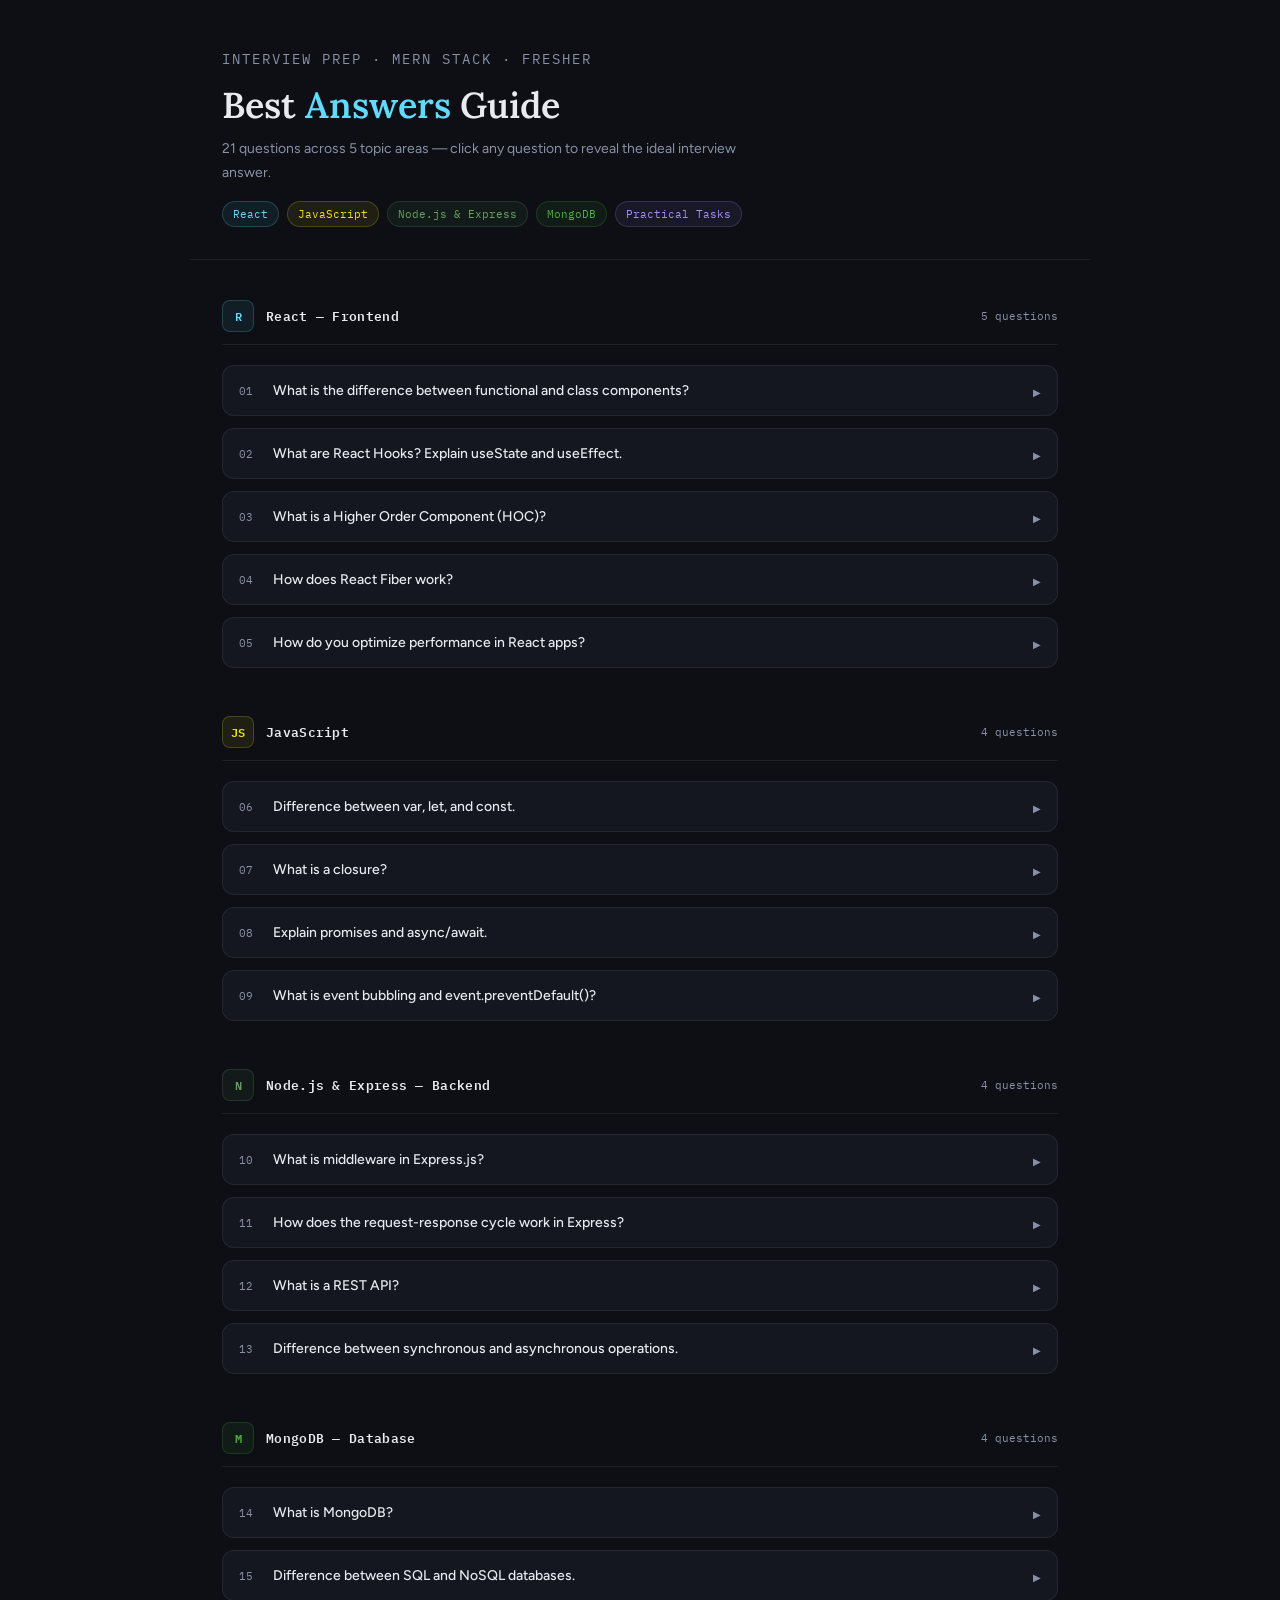
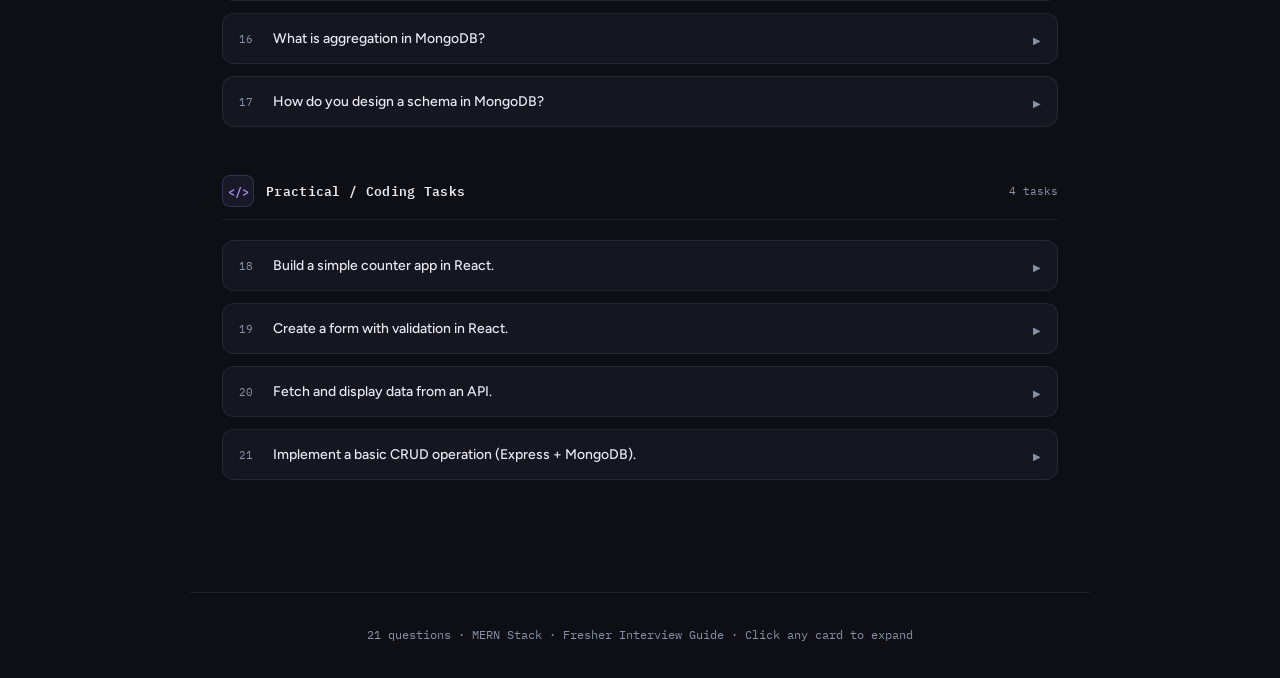
<file: index.html>
<!DOCTYPE html>
<html lang="en">
<head>
<meta charset="UTF-8">
<meta name="viewport" content="width=device-width, initial-scale=1.0">
<title>MERN Interview Answer Guide</title>
<link href="https://fonts.googleapis.com/css2?family=IBM+Plex+Mono:wght@400;600&family=Lora:wght@400;600&family=Figtree:wght@400;500;600&display=swap" rel="stylesheet">
<link rel="stylesheet" href="style.css">
</head>
<body>

<div class="header">
  <p class="header-label">Interview Prep · MERN Stack · Fresher</p>
  <h1>Best <span>Answers</span> Guide</h1>
  <p>21 questions across 5 topic areas — click any question to reveal the ideal interview answer.</p>
  <div class="badges">
    <span class="badge badge-react">React</span>
    <span class="badge badge-js">JavaScript</span>
    <span class="badge badge-node">Node.js & Express</span>
    <span class="badge badge-mongo">MongoDB</span>
    <span class="badge badge-practical">Practical Tasks</span>
  </div>
</div>

<div class="main">

  <!-- ===== REACT ===== -->
  <div class="section">
    <div class="section-heading">
      <div class="section-icon react">R</div>
      <span class="section-title">React — Frontend</span>
      <span class="section-count">5 questions</span>
    </div>

    <!-- Q1 -->
    <div class="q-card" onclick="toggle(this)">
      <div class="q-header">
        <span class="q-num">01</span>
        <span class="q-text">What is the difference between functional and class components?</span>
        <span class="q-chevron">▶</span>
      </div>
      <div class="q-body">
        <p class="answer-label">Best Answer</p>
        <p class="answer-text"><strong>Class components</strong> are ES6 classes that extend <code>React.Component</code>. They have lifecycle methods like <code>componentDidMount</code> and manage state through <code>this.state</code>. <strong>Functional components</strong> are plain JavaScript functions that return JSX. Before React 16.8, they were stateless — but with Hooks, they can now handle state and side effects too.</p>
        <p class="answer-text">Today, <strong>functional components are the preferred approach</strong> because they're simpler, easier to test, and avoid confusing <code>this</code> binding issues.</p>
        <pre><span class="cmt">// Class component</span>
<span class="kw">class</span> <span class="fn">Counter</span> <span class="kw">extends</span> React.Component {
  state = { count: <span class="num">0</span> };
  render() { <span class="kw">return</span> &lt;p&gt;{this.state.count}&lt;/p&gt;; }
}

<span class="cmt">// Functional component (modern)</span>
<span class="kw">const</span> <span class="fn">Counter</span> = () =&gt; {
  <span class="kw">const</span> [count, setCount] = useState(<span class="num">0</span>);
  <span class="kw">return</span> &lt;p&gt;{count}&lt;/p&gt;;
};</pre>
        <div class="tip-box"><strong>💡 Tip:</strong> Mention that hooks like <code>useState</code> and <code>useEffect</code> replaced most class lifecycle methods, making functional components the standard.</div>
      </div>
    </div>

    <!-- Q2 -->
    <div class="q-card" onclick="toggle(this)">
      <div class="q-header">
        <span class="q-num">02</span>
        <span class="q-text">What are React Hooks? Explain useState and useEffect.</span>
        <span class="q-chevron">▶</span>
      </div>
      <div class="q-body">
        <p class="answer-label">Best Answer</p>
        <p class="answer-text"><strong>Hooks</strong> are functions that let functional components "hook into" React features like state and lifecycle. They were introduced in React 16.8 to solve problems like complex class hierarchies and hard-to-reuse stateful logic.</p>
        <p class="answer-text"><code>useState</code> adds local state to a functional component. It returns the current value and a setter function. <code>useEffect</code> handles side effects — things like fetching data, subscriptions, or DOM manipulation — replacing lifecycle methods like <code>componentDidMount</code> and <code>componentDidUpdate</code>.</p>
        <pre><span class="kw">const</span> <span class="fn">Example</span> = () =&gt; {
  <span class="kw">const</span> [data, setData] = <span class="fn">useState</span>(<span class="kw">null</span>);

  <span class="fn">useEffect</span>(() =&gt; {
    <span class="cmt">// Runs after render. [] = run once on mount</span>
    fetch(<span class="str">'/api/data'</span>)
      .then(r =&gt; r.json())
      .then(setData);
  }, []); <span class="cmt">// dependency array</span>

  <span class="kw">return</span> &lt;div&gt;{data?.name}&lt;/div&gt;;
};</pre>
        <div class="tip-box"><strong>💡 Tip:</strong> The dependency array is key — empty <code>[]</code> = run once, <code>[value]</code> = run when value changes, no array = run every render.</div>
      </div>
    </div>

    <!-- Q3 -->
    <div class="q-card" onclick="toggle(this)">
      <div class="q-header">
        <span class="q-num">03</span>
        <span class="q-text">What is a Higher Order Component (HOC)?</span>
        <span class="q-chevron">▶</span>
      </div>
      <div class="q-body">
        <p class="answer-label">Best Answer</p>
        <p class="answer-text">A <strong>Higher Order Component</strong> is a function that takes a component and returns a new enhanced component. It's a pattern for reusing component logic — similar to higher-order functions in JavaScript.</p>
        <p class="answer-text">Common use cases: authentication checks, loading states, logging, or injecting props.</p>
        <pre><span class="kw">const</span> <span class="fn">withAuth</span> = (WrappedComponent) =&gt; {
  <span class="kw">return</span> (props) =&gt; {
    <span class="kw">if</span> (!isLoggedIn) <span class="kw">return</span> &lt;Redirect to=<span class="str">"/login"</span> /&gt;;
    <span class="kw">return</span> &lt;WrappedComponent {...props} /&gt;;
  };
};

<span class="kw">const</span> ProtectedDashboard = <span class="fn">withAuth</span>(Dashboard);</pre>
        <div class="tip-box"><strong>💡 Tip:</strong> You can mention that React Hooks (like custom hooks) are now often preferred over HOCs for reusing logic, but HOCs are still widely used in older codebases.</div>
      </div>
    </div>

    <!-- Q4 -->
    <div class="q-card" onclick="toggle(this)">
      <div class="q-header">
        <span class="q-num">04</span>
        <span class="q-text">How does React Fiber work?</span>
        <span class="q-chevron">▶</span>
      </div>
      <div class="q-body">
        <p class="answer-label">Best Answer</p>
        <p class="answer-text"><strong>React Fiber</strong> is the internal reconciliation engine introduced in React 16. The old engine processed the component tree synchronously in one pass — if it took too long, it would block the browser, causing dropped frames.</p>
        <p class="answer-text">Fiber breaks rendering into small units of work that can be <strong>paused, resumed, and prioritized</strong>. This enables features like concurrent rendering, Suspense, and time-slicing — where React can interrupt low-priority updates to handle urgent ones (like user input) first.</p>
        <div class="tip-box"><strong>💡 Tip:</strong> For a fresher, just understanding that Fiber = incremental rendering = better performance/UX is impressive enough. You don't need to know the internal linked-list structure.</div>
      </div>
    </div>

    <!-- Q5 -->
    <div class="q-card" onclick="toggle(this)">
      <div class="q-header">
        <span class="q-num">05</span>
        <span class="q-text">How do you optimize performance in React apps?</span>
        <span class="q-chevron">▶</span>
      </div>
      <div class="q-body">
        <p class="answer-label">Best Answer</p>
        <p class="answer-text">There are several key techniques:</p>
        <p class="answer-text">
          <strong>1. React.memo</strong> — prevents re-renders if props haven't changed.<br>
          <strong>2. useMemo / useCallback</strong> — memoize expensive calculations and functions.<br>
          <strong>3. Code splitting</strong> — use <code>React.lazy</code> + <code>Suspense</code> to load components only when needed.<br>
          <strong>4. Avoid anonymous functions in JSX</strong> — they recreate on every render.<br>
          <strong>5. Virtualization</strong> — use libraries like <code>react-window</code> for long lists.<br>
          <strong>6. Key prop</strong> — always use stable, unique keys in lists so React can diff efficiently.
        </p>
        <div class="tip-box"><strong>💡 Tip:</strong> Don't just list these — say "I'd first profile the app using React DevTools Profiler to identify actual bottlenecks before optimizing." This shows you think pragmatically.</div>
      </div>
    </div>
  </div>

  <!-- ===== JAVASCRIPT ===== -->
  <div class="section">
    <div class="section-heading">
      <div class="section-icon js">JS</div>
      <span class="section-title">JavaScript</span>
      <span class="section-count">4 questions</span>
    </div>

    <!-- Q6 -->
    <div class="q-card" onclick="toggle(this)">
      <div class="q-header">
        <span class="q-num">06</span>
        <span class="q-text">Difference between var, let, and const.</span>
        <span class="q-chevron">▶</span>
      </div>
      <div class="q-body">
        <p class="answer-label">Best Answer</p>
        <div class="compare-grid">
          <div class="compare-cell">
            <p class="cell-title" style="color:#ef4444;">var</p>
            <ul>
              <li>Function-scoped</li>
              <li>Hoisted and initialized to <code>undefined</code></li>
              <li>Can be re-declared</li>
              <li>Avoid in modern code</li>
            </ul>
          </div>
          <div class="compare-cell">
            <p class="cell-title" style="color:#60a5fa;">let</p>
            <ul>
              <li>Block-scoped <code>{ }</code></li>
              <li>Hoisted but NOT initialized (TDZ)</li>
              <li>Cannot be re-declared</li>
              <li>Use for mutable values</li>
            </ul>
          </div>
        </div>
        <div class="compare-cell" style="margin:10px 0;">
          <p class="cell-title" style="color:#34d399;">const</p>
          <ul>
            <li>Block-scoped like <code>let</code></li>
            <li>Must be initialized at declaration</li>
            <li>Cannot be reassigned (but object contents can change)</li>
            <li>Prefer for most declarations</li>
          </ul>
        </div>
        <div class="tip-box"><strong>💡 Tip:</strong> Good rule of thumb — use <code>const</code> by default, <code>let</code> when you need to reassign, and never use <code>var</code>.</div>
      </div>
    </div>

    <!-- Q7 -->
    <div class="q-card" onclick="toggle(this)">
      <div class="q-header">
        <span class="q-num">07</span>
        <span class="q-text">What is a closure?</span>
        <span class="q-chevron">▶</span>
      </div>
      <div class="q-body">
        <p class="answer-label">Best Answer</p>
        <p class="answer-text">A <strong>closure</strong> is when an inner function retains access to variables from its outer function's scope, even after the outer function has finished executing. This is a natural result of how JavaScript's lexical scoping works.</p>
        <pre><span class="kw">function</span> <span class="fn">makeCounter</span>() {
  <span class="kw">let</span> count = <span class="num">0</span>; <span class="cmt">// outer variable</span>
  <span class="kw">return</span> <span class="kw">function</span>() {
    count++; <span class="cmt">// inner function "closes over" count</span>
    <span class="kw">return</span> count;
  };
}

<span class="kw">const</span> counter = <span class="fn">makeCounter</span>();
<span class="fn">counter</span>(); <span class="cmt">// 1</span>
<span class="fn">counter</span>(); <span class="cmt">// 2  (count persists!)</span></pre>
        <div class="tip-box"><strong>💡 Tip:</strong> Real-world uses: data privacy, memoization, event handlers, factory functions. React's <code>useState</code> internally uses closures.</div>
      </div>
    </div>

    <!-- Q8 -->
    <div class="q-card" onclick="toggle(this)">
      <div class="q-header">
        <span class="q-num">08</span>
        <span class="q-text">Explain promises and async/await.</span>
        <span class="q-chevron">▶</span>
      </div>
      <div class="q-body">
        <p class="answer-label">Best Answer</p>
        <p class="answer-text">A <strong>Promise</strong> is an object representing the eventual result of an async operation. It has three states: <strong>pending</strong>, <strong>fulfilled</strong>, or <strong>rejected</strong>. We chain <code>.then()</code> for success and <code>.catch()</code> for errors.</p>
        <p class="answer-text"><strong>async/await</strong> is syntactic sugar over promises — it lets you write async code that looks synchronous, making it much easier to read and debug.</p>
        <pre><span class="cmt">// Promise way</span>
<span class="fn">fetch</span>(<span class="str">'/api/user'</span>)
  .then(res =&gt; res.<span class="fn">json</span>())
  .then(data =&gt; console.<span class="fn">log</span>(data))
  .catch(err =&gt; console.<span class="fn">error</span>(err));

<span class="cmt">// async/await way (cleaner)</span>
<span class="kw">async function</span> <span class="fn">getUser</span>() {
  <span class="kw">try</span> {
    <span class="kw">const</span> res = <span class="kw">await</span> <span class="fn">fetch</span>(<span class="str">'/api/user'</span>);
    <span class="kw">const</span> data = <span class="kw">await</span> res.<span class="fn">json</span>();
    console.<span class="fn">log</span>(data);
  } <span class="kw">catch</span> (err) {
    console.<span class="fn">error</span>(err);
  }
}</pre>
        <div class="tip-box"><strong>💡 Tip:</strong> Always wrap <code>await</code> in <code>try/catch</code> to handle rejections. For parallel requests, use <code>Promise.all()</code> — it's faster than awaiting sequentially.</div>
      </div>
    </div>

    <!-- Q9 -->
    <div class="q-card" onclick="toggle(this)">
      <div class="q-header">
        <span class="q-num">09</span>
        <span class="q-text">What is event bubbling and event.preventDefault()?</span>
        <span class="q-chevron">▶</span>
      </div>
      <div class="q-body">
        <p class="answer-label">Best Answer</p>
        <p class="answer-text"><strong>Event bubbling</strong> means when an event fires on a child element, it also "bubbles up" through all its parent elements, triggering their handlers too. For example, clicking a button inside a div will also fire the div's click handler.</p>
        <p class="answer-text">You can stop this with <code>event.stopPropagation()</code>. <code>event.preventDefault()</code> is different — it prevents the browser's default behavior (like a form submitting and reloading the page, or a link navigating away), but the event still bubbles.</p>
        <pre><span class="cmt">// Prevent form page-reload</span>
form.<span class="fn">addEventListener</span>(<span class="str">'submit'</span>, (e) =&gt; {
  e.<span class="fn">preventDefault</span>(); <span class="cmt">// stops default behavior</span>
  <span class="fn">handleSubmit</span>();
});

<span class="cmt">// Stop click from bubbling to parent</span>
button.<span class="fn">addEventListener</span>(<span class="str">'click'</span>, (e) =&gt; {
  e.<span class="fn">stopPropagation</span>(); <span class="cmt">// stops bubbling</span>
});</pre>
        <div class="tip-box"><strong>💡 Tip:</strong> They're often confused. Simple way to remember — <code>preventDefault()</code> stops the browser, <code>stopPropagation()</code> stops other JS handlers from firing.</div>
      </div>
    </div>
  </div>

  <!-- ===== NODE / EXPRESS ===== -->
  <div class="section">
    <div class="section-heading">
      <div class="section-icon node">N</div>
      <span class="section-title">Node.js & Express — Backend</span>
      <span class="section-count">4 questions</span>
    </div>

    <!-- Q10 -->
    <div class="q-card" onclick="toggle(this)">
      <div class="q-header">
        <span class="q-num">10</span>
        <span class="q-text">What is middleware in Express.js?</span>
        <span class="q-chevron">▶</span>
      </div>
      <div class="q-body">
        <p class="answer-label">Best Answer</p>
        <p class="answer-text"><strong>Middleware</strong> is a function that runs between a request arriving at the server and a response being sent. It has access to <code>req</code>, <code>res</code>, and <code>next()</code>. Calling <code>next()</code> passes control to the next middleware in the chain.</p>
        <p class="answer-text">Common uses: logging, authentication, parsing request bodies, handling errors, CORS.</p>
        <pre><span class="cmt">// Custom auth middleware</span>
<span class="kw">const</span> <span class="fn">authMiddleware</span> = (req, res, next) =&gt; {
  <span class="kw">const</span> token = req.headers.authorization;
  <span class="kw">if</span> (!token) <span class="kw">return</span> res.<span class="fn">status</span>(<span class="num">401</span>).<span class="fn">json</span>({ error: <span class="str">'Unauthorized'</span> });
  req.user = <span class="fn">verifyToken</span>(token);
  <span class="fn">next</span>(); <span class="cmt">// pass to next handler</span>
};

app.<span class="fn">get</span>(<span class="str">'/dashboard'</span>, authMiddleware, <span class="fn">dashboardHandler</span>);</pre>
        <div class="tip-box"><strong>💡 Tip:</strong> Think of middleware as an assembly line — each function can inspect, modify, or reject the request before it reaches the final route handler.</div>
      </div>
    </div>

    <!-- Q11 -->
    <div class="q-card" onclick="toggle(this)">
      <div class="q-header">
        <span class="q-num">11</span>
        <span class="q-text">How does the request-response cycle work in Express?</span>
        <span class="q-chevron">▶</span>
      </div>
      <div class="q-body">
        <p class="answer-label">Best Answer</p>
        <p class="answer-text">When a client sends an HTTP request, Express receives it and passes it through a chain of middleware functions in order. Each middleware can process the request, add data to it, or send a response back. If a middleware calls <code>next()</code>, control passes to the next one. The cycle ends when a route handler sends a response using <code>res.send()</code>, <code>res.json()</code>, or similar.</p>
        <pre>Client Request
  → Global middleware (logger, body-parser, cors)
  → Route-specific middleware (auth)
  → Route handler (business logic, DB calls)
  → Response sent to client</pre>
        <div class="tip-box"><strong>💡 Tip:</strong> If no middleware sends a response, the request "hangs." Always make sure every code path either calls <code>next()</code> or sends a response.</div>
      </div>
    </div>

    <!-- Q12 -->
    <div class="q-card" onclick="toggle(this)">
      <div class="q-header">
        <span class="q-num">12</span>
        <span class="q-text">What is a REST API?</span>
        <span class="q-chevron">▶</span>
      </div>
      <div class="q-body">
        <p class="answer-label">Best Answer</p>
        <p class="answer-text"><strong>REST (Representational State Transfer)</strong> is an architectural style for designing APIs. A REST API uses standard HTTP methods and URLs to represent and interact with resources.</p>
        <div class="compare-cell" style="margin:10px 0;">
          <ul style="list-style:none; padding:0;">
            <li style="padding:4px 0; font-size:13px; color:#c8ccd8;"><code style="color:#60a5fa;">GET</code> &nbsp;&nbsp;&nbsp; /users → fetch all users</li>
            <li style="padding:4px 0; font-size:13px; color:#c8ccd8;"><code style="color:#34d399;">POST</code> &nbsp;&nbsp; /users → create a user</li>
            <li style="padding:4px 0; font-size:13px; color:#c8ccd8;"><code style="color:#fbbf24;">PUT</code> &nbsp;&nbsp;&nbsp; /users/:id → update a user</li>
            <li style="padding:4px 0; font-size:13px; color:#c8ccd8;"><code style="color:#f87171;">DELETE</code> /users/:id → delete a user</li>
          </ul>
        </div>
        <p class="answer-text">REST APIs are <strong>stateless</strong> — each request is self-contained and doesn't depend on previous ones. The server never stores session state between requests.</p>
        <div class="tip-box"><strong>💡 Tip:</strong> Key REST principles: stateless, uniform interface, client-server separation, and resource-based URLs (nouns, not verbs — <code>/users</code> not <code>/getUsers</code>).</div>
      </div>
    </div>

    <!-- Q13 -->
    <div class="q-card" onclick="toggle(this)">
      <div class="q-header">
        <span class="q-num">13</span>
        <span class="q-text">Difference between synchronous and asynchronous operations.</span>
        <span class="q-chevron">▶</span>
      </div>
      <div class="q-body">
        <p class="answer-label">Best Answer</p>
        <p class="answer-text"><strong>Synchronous</strong> operations run one at a time, in order — each line waits for the previous to finish before executing. If one operation takes long, everything else is blocked.</p>
        <p class="answer-text"><strong>Asynchronous</strong> operations don't block execution. Node.js is single-threaded, so async is essential — operations like reading files or querying a database are handed off to the event loop, freeing the thread to handle other requests while waiting.</p>
        <pre><span class="cmt">// Sync — blocks execution</span>
<span class="kw">const</span> data = fs.<span class="fn">readFileSync</span>(<span class="str">'file.txt'</span>);

<span class="cmt">// Async — non-blocking</span>
<span class="kw">const</span> data = <span class="kw">await</span> fs.promises.<span class="fn">readFile</span>(<span class="str">'file.txt'</span>);</pre>
        <div class="tip-box"><strong>💡 Tip:</strong> In Node.js, always prefer async I/O. Sync operations in a server block the entire event loop — one slow operation can delay all users' requests.</div>
      </div>
    </div>
  </div>

  <!-- ===== MONGODB ===== -->
  <div class="section">
    <div class="section-heading">
      <div class="section-icon mongo">M</div>
      <span class="section-title">MongoDB — Database</span>
      <span class="section-count">4 questions</span>
    </div>

    <!-- Q14 -->
    <div class="q-card" onclick="toggle(this)">
      <div class="q-header">
        <span class="q-num">14</span>
        <span class="q-text">What is MongoDB?</span>
        <span class="q-chevron">▶</span>
      </div>
      <div class="q-body">
        <p class="answer-label">Best Answer</p>
        <p class="answer-text"><strong>MongoDB</strong> is a NoSQL document database that stores data as flexible JSON-like documents (BSON format) instead of rows and columns. Each document is a self-contained unit that can have nested objects and arrays.</p>
        <p class="answer-text">It's schema-flexible — documents in the same collection don't need the same structure. This makes it well-suited for applications with evolving data shapes, like user profiles, product catalogs, or real-time apps.</p>
        <pre><span class="cmt">// A MongoDB document</span>
{
  _id: ObjectId(<span class="str">"..."</span>),
  name: <span class="str">"Alice"</span>,
  email: <span class="str">"alice@example.com"</span>,
  orders: [{ item: <span class="str">"book"</span>, qty: <span class="num">2</span> }]  <span class="cmt">// nested!</span>
}</pre>
        <div class="tip-box"><strong>💡 Tip:</strong> Mention that MongoDB is part of the MERN stack because it pairs naturally with JavaScript — data is stored and queried as JSON, eliminating the object-relational mismatch.</div>
      </div>
    </div>

    <!-- Q15 -->
    <div class="q-card" onclick="toggle(this)">
      <div class="q-header">
        <span class="q-num">15</span>
        <span class="q-text">Difference between SQL and NoSQL databases.</span>
        <span class="q-chevron">▶</span>
      </div>
      <div class="q-body">
        <p class="answer-label">Best Answer</p>
        <div class="compare-grid">
          <div class="compare-cell">
            <p class="cell-title" style="color:#60a5fa;">SQL</p>
            <ul>
              <li>Tables with fixed schema</li>
              <li>Rigid structure (rows/columns)</li>
              <li>Supports JOINs across tables</li>
              <li>ACID transactions</li>
              <li>MySQL, PostgreSQL</li>
            </ul>
          </div>
          <div class="compare-cell">
            <p class="cell-title" style="color:#4db33d;">NoSQL</p>
            <ul>
              <li>Documents, key-value, graphs</li>
              <li>Flexible, schema-less</li>
              <li>Data embedded in documents</li>
              <li>Scales horizontally</li>
              <li>MongoDB, Redis, Cassandra</li>
            </ul>
          </div>
        </div>
        <div class="tip-box"><strong>💡 Tip:</strong> Neither is "better" — SQL is great for relational data with complex queries; NoSQL shines for flexible, high-volume, rapidly evolving data. Show you understand the trade-offs.</div>
      </div>
    </div>

    <!-- Q16 -->
    <div class="q-card" onclick="toggle(this)">
      <div class="q-header">
        <span class="q-num">16</span>
        <span class="q-text">What is aggregation in MongoDB?</span>
        <span class="q-chevron">▶</span>
      </div>
      <div class="q-body">
        <p class="answer-label">Best Answer</p>
        <p class="answer-text"><strong>Aggregation</strong> is MongoDB's way to process and transform documents using a <strong>pipeline</strong> — a series of stages where the output of one stage becomes the input of the next. It's similar to SQL's <code>GROUP BY</code>, <code>JOIN</code>, and <code>HAVING</code> combined.</p>
        <pre><span class="cmt">// Count orders per user, only show top 5</span>
db.orders.<span class="fn">aggregate</span>([
  { $match: { status: <span class="str">"completed"</span> } },  <span class="cmt">// filter</span>
  { $group: { _id: <span class="str">"$userId"</span>, total: { $sum: <span class="num">1</span> } } }, <span class="cmt">// group</span>
  { $sort: { total: <span class="num">-1</span> } },  <span class="cmt">// sort descending</span>
  { $limit: <span class="num">5</span> }  <span class="cmt">// take top 5</span>
]);</pre>
        <div class="tip-box"><strong>💡 Tip:</strong> Common stages to know: <code>$match</code> (filter), <code>$group</code> (aggregate), <code>$project</code> (select fields), <code>$sort</code>, <code>$limit</code>, <code>$lookup</code> (join).</div>
      </div>
    </div>

    <!-- Q17 -->
    <div class="q-card" onclick="toggle(this)">
      <div class="q-header">
        <span class="q-num">17</span>
        <span class="q-text">How do you design a schema in MongoDB?</span>
        <span class="q-chevron">▶</span>
      </div>
      <div class="q-body">
        <p class="answer-label">Best Answer</p>
        <p class="answer-text">MongoDB is schema-less by nature, but in practice we define structure using <strong>Mongoose schemas</strong> in Node.js. The key design decision is <strong>embedding vs. referencing</strong>:</p>
        <p class="answer-text"><strong>Embed</strong> when data is always accessed together and the nested data is small (e.g., a user's address inside the user document). <strong>Reference</strong> (like a foreign key) when data is large, shared across documents, or updated independently (e.g., orders referencing a product by ID).</p>
        <pre><span class="cmt">// Mongoose schema with Mongoose</span>
<span class="kw">const</span> userSchema = <span class="kw">new</span> Schema({
  name: { type: String, required: <span class="kw">true</span> },
  email: { type: String, unique: <span class="kw">true</span> },
  age: { type: Number, min: <span class="num">0</span> },
  createdAt: { type: Date, default: Date.now }
});</pre>
        <div class="tip-box"><strong>💡 Tip:</strong> Design schema based on query patterns, not just data relationships. How you'll read the data should drive how you structure it.</div>
      </div>
    </div>
  </div>

  <!-- ===== PRACTICAL ===== -->
  <div class="section">
    <div class="section-heading">
      <div class="section-icon practical">&lt;/&gt;</div>
      <span class="section-title">Practical / Coding Tasks</span>
      <span class="section-count">4 tasks</span>
    </div>

    <!-- Q18 -->
    <div class="q-card" onclick="toggle(this)">
      <div class="q-header">
        <span class="q-num">18</span>
        <span class="q-text">Build a simple counter app in React.</span>
        <span class="q-chevron">▶</span>
      </div>
      <div class="q-body">
        <p class="answer-label">Clean Solution</p>
        <pre><span class="kw">import</span> { useState } <span class="kw">from</span> <span class="str">'react'</span>;

<span class="kw">export default function</span> <span class="fn">Counter</span>() {
  <span class="kw">const</span> [count, setCount] = <span class="fn">useState</span>(<span class="num">0</span>);

  <span class="kw">return</span> (
    &lt;div&gt;
      &lt;h2&gt;Count: {count}&lt;/h2&gt;
      &lt;button onClick={() =&gt; <span class="fn">setCount</span>(c =&gt; c + <span class="num">1</span>)}&gt;+&lt;/button&gt;
      &lt;button onClick={() =&gt; <span class="fn">setCount</span>(c =&gt; c - <span class="num">1</span>)}&gt;−&lt;/button&gt;
      &lt;button onClick={() =&gt; <span class="fn">setCount</span>(<span class="num">0</span>)}&gt;Reset&lt;/button&gt;
    &lt;/div&gt;
  );
}</pre>
        <div class="tip-box"><strong>💡 Tip:</strong> Use the functional updater form <code>c => c + 1</code> instead of <code>count + 1</code> — it's safer when state updates are batched (shows you understand React's async state).</div>
      </div>
    </div>

    <!-- Q19 -->
    <div class="q-card" onclick="toggle(this)">
      <div class="q-header">
        <span class="q-num">19</span>
        <span class="q-text">Create a form with validation in React.</span>
        <span class="q-chevron">▶</span>
      </div>
      <div class="q-body">
        <p class="answer-label">Clean Solution</p>
        <pre><span class="kw">function</span> <span class="fn">LoginForm</span>() {
  <span class="kw">const</span> [form, setForm] = <span class="fn">useState</span>({ email: <span class="str">''</span>, password: <span class="str">''</span> });
  <span class="kw">const</span> [errors, setErrors] = <span class="fn">useState</span>({});

  <span class="kw">const</span> <span class="fn">validate</span> = () =&gt; {
    <span class="kw">const</span> e = {};
    <span class="kw">if</span> (!form.email.includes(<span class="str">'@'</span>)) e.email = <span class="str">'Invalid email'</span>;
    <span class="kw">if</span> (form.password.length &lt; <span class="num">6</span>) e.password = <span class="str">'Min 6 characters'</span>;
    <span class="kw">return</span> e;
  };

  <span class="kw">const</span> <span class="fn">handleSubmit</span> = (e) =&gt; {
    e.<span class="fn">preventDefault</span>();
    <span class="kw">const</span> errs = <span class="fn">validate</span>();
    <span class="kw">if</span> (Object.<span class="fn">keys</span>(errs).length) { <span class="fn">setErrors</span>(errs); <span class="kw">return</span>; }
    console.<span class="fn">log</span>(<span class="str">'Submitted'</span>, form);
  };

  <span class="kw">return</span> (
    &lt;form onSubmit={handleSubmit}&gt;
      &lt;input value={form.email}
        onChange={e =&gt; <span class="fn">setForm</span>({...form, email: e.target.value})} /&gt;
      {errors.email &amp;&amp; &lt;p&gt;{errors.email}&lt;/p&gt;}
      &lt;button type=<span class="str">"submit"</span>&gt;Login&lt;/button&gt;
    &lt;/form&gt;
  );
}</pre>
        <div class="tip-box"><strong>💡 Tip:</strong> For production, mention libraries like <strong>React Hook Form</strong> or <strong>Formik</strong> with <strong>Yup</strong> for complex validation — shows real-world awareness.</div>
      </div>
    </div>

    <!-- Q20 -->
    <div class="q-card" onclick="toggle(this)">
      <div class="q-header">
        <span class="q-num">20</span>
        <span class="q-text">Fetch and display data from an API.</span>
        <span class="q-chevron">▶</span>
      </div>
      <div class="q-body">
        <p class="answer-label">Clean Solution</p>
        <pre><span class="kw">function</span> <span class="fn">UserList</span>() {
  <span class="kw">const</span> [users, setUsers] = <span class="fn">useState</span>([]);
  <span class="kw">const</span> [loading, setLoading] = <span class="fn">useState</span>(<span class="kw">true</span>);
  <span class="kw">const</span> [error, setError] = <span class="fn">useState</span>(<span class="kw">null</span>);

  <span class="fn">useEffect</span>(() =&gt; {
    <span class="fn">fetch</span>(<span class="str">'https://jsonplaceholder.typicode.com/users'</span>)
      .then(r =&gt; { <span class="kw">if</span> (!r.ok) <span class="kw">throw new</span> Error(<span class="str">'Failed'</span>); <span class="kw">return</span> r.<span class="fn">json</span>(); })
      .then(setUsers)
      .catch(setError)
      .finally(() =&gt; <span class="fn">setLoading</span>(<span class="kw">false</span>));
  }, []);

  <span class="kw">if</span> (loading) <span class="kw">return</span> &lt;p&gt;Loading...&lt;/p&gt;;
  <span class="kw">if</span> (error) <span class="kw">return</span> &lt;p&gt;Error: {error.message}&lt;/p&gt;;
  <span class="kw">return</span> &lt;ul&gt;{users.map(u =&gt; &lt;li key={u.id}&gt;{u.name}&lt;/li&gt;)}&lt;/ul&gt;;
}</pre>
        <div class="tip-box"><strong>💡 Tip:</strong> Always handle all three states: loading, error, and success. Interviewers watch for this. Also add <code>!r.ok</code> check — <code>fetch</code> doesn't throw on 4xx/5xx errors.</div>
      </div>
    </div>

    <!-- Q21 -->
    <div class="q-card" onclick="toggle(this)">
      <div class="q-header">
        <span class="q-num">21</span>
        <span class="q-text">Implement a basic CRUD operation (Express + MongoDB).</span>
        <span class="q-chevron">▶</span>
      </div>
      <div class="q-body">
        <p class="answer-label">Clean Solution</p>
        <pre><span class="cmt">// Express CRUD routes for a User resource</span>
<span class="kw">const</span> router = express.<span class="fn">Router</span>();

<span class="cmt">// CREATE</span>
router.<span class="fn">post</span>(<span class="str">'/'</span>, <span class="kw">async</span> (req, res) =&gt; {
  <span class="kw">const</span> user = <span class="kw">await</span> User.<span class="fn">create</span>(req.body);
  res.<span class="fn">status</span>(<span class="num">201</span>).<span class="fn">json</span>(user);
});

<span class="cmt">// READ ALL</span>
router.<span class="fn">get</span>(<span class="str">'/'</span>, <span class="kw">async</span> (req, res) =&gt; {
  <span class="kw">const</span> users = <span class="kw">await</span> User.<span class="fn">find</span>();
  res.<span class="fn">json</span>(users);
});

<span class="cmt">// UPDATE</span>
router.<span class="fn">put</span>(<span class="str">'/:id'</span>, <span class="kw">async</span> (req, res) =&gt; {
  <span class="kw">const</span> user = <span class="kw">await</span> User.<span class="fn">findByIdAndUpdate</span>(req.params.id, req.body, { new: <span class="kw">true</span> });
  res.<span class="fn">json</span>(user);
});

<span class="cmt">// DELETE</span>
router.<span class="fn">delete</span>(<span class="str">'/:id'</span>, <span class="kw">async</span> (req, res) =&gt; {
  <span class="kw">await</span> User.<span class="fn">findByIdAndDelete</span>(req.params.id);
  res.<span class="fn">status</span>(<span class="num">204</span>).<span class="fn">send</span>();
});</pre>
        <div class="tip-box"><strong>💡 Tip:</strong> Wrap each handler in <code>try/catch</code> and return appropriate HTTP status codes: 201 for created, 204 for deleted, 404 for not found. This shows production thinking.</div>
      </div>
    </div>
  </div>

</div>

<div class="footer">
  21 questions · MERN Stack · Fresher Interview Guide · Click any card to expand
</div>

<script>
  function toggle(card) {
    card.classList.toggle('open');
  }
</script>
</body>
</html>
</file>
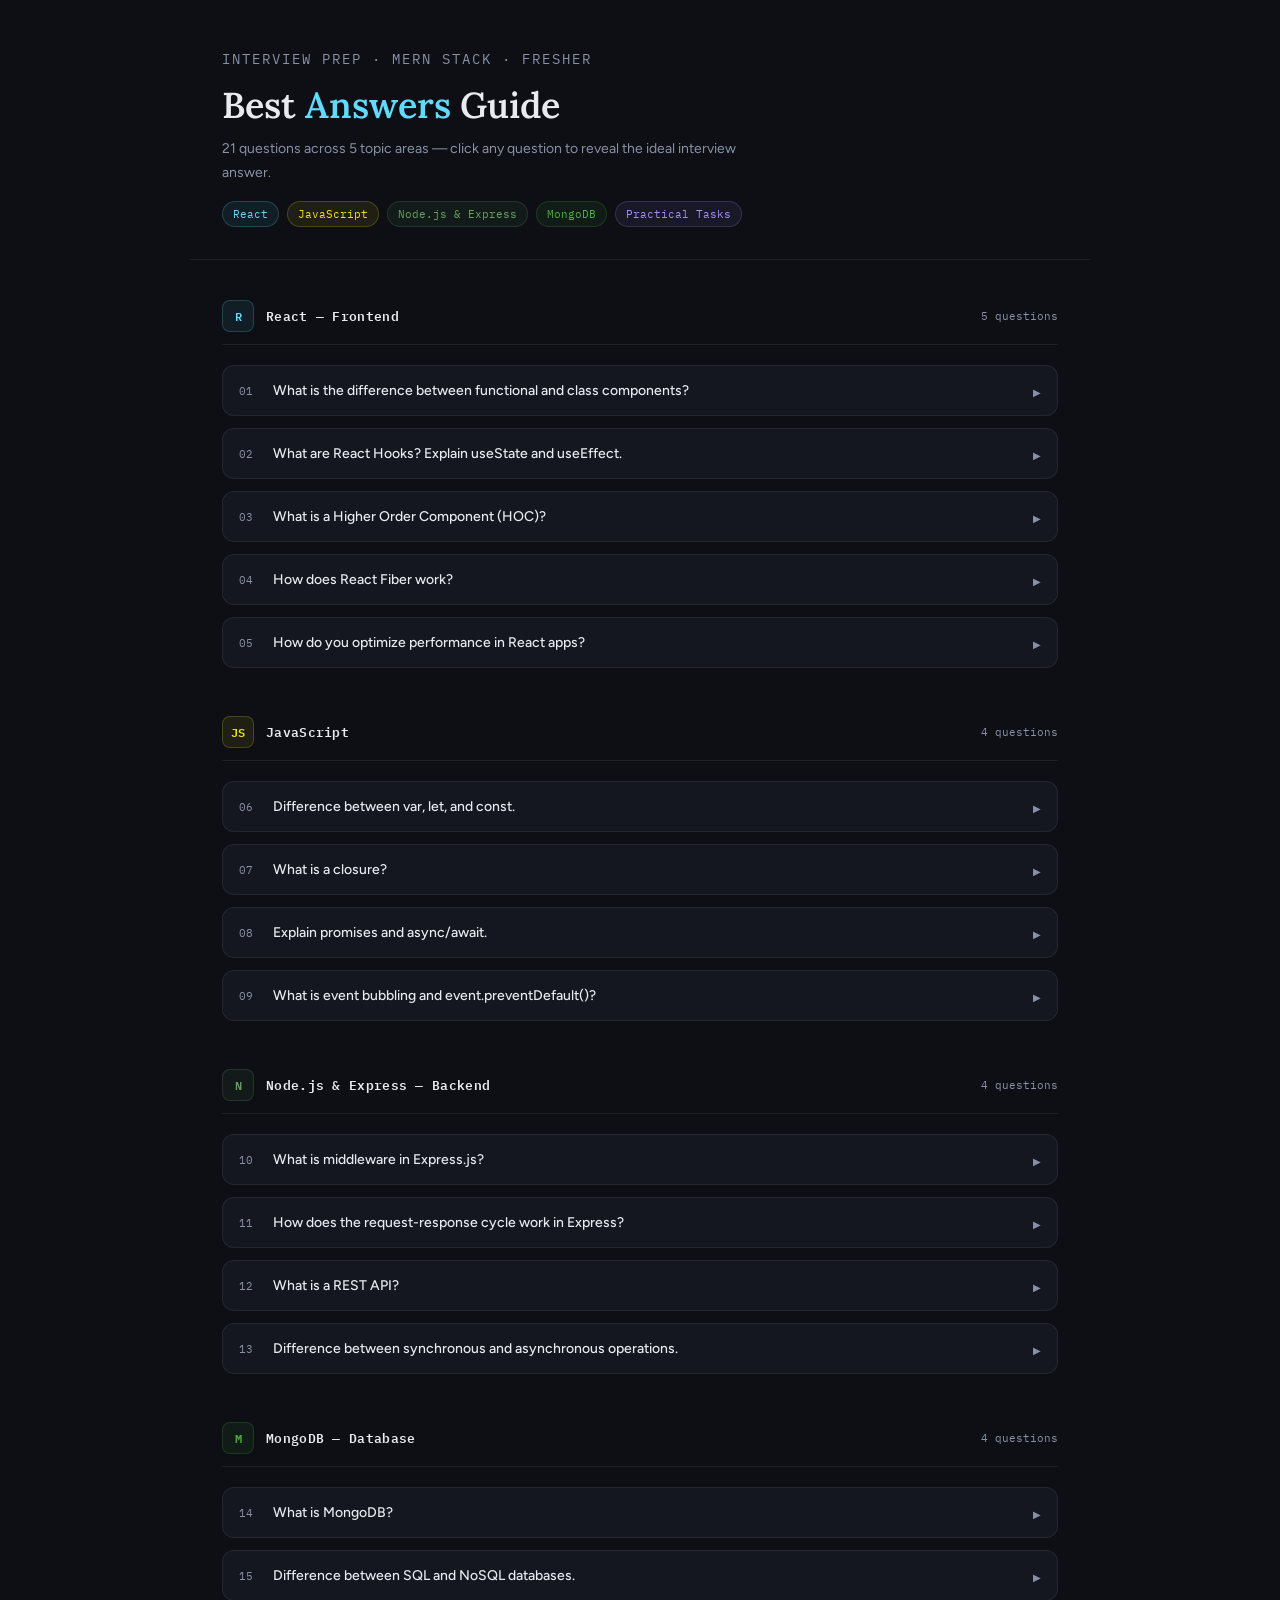
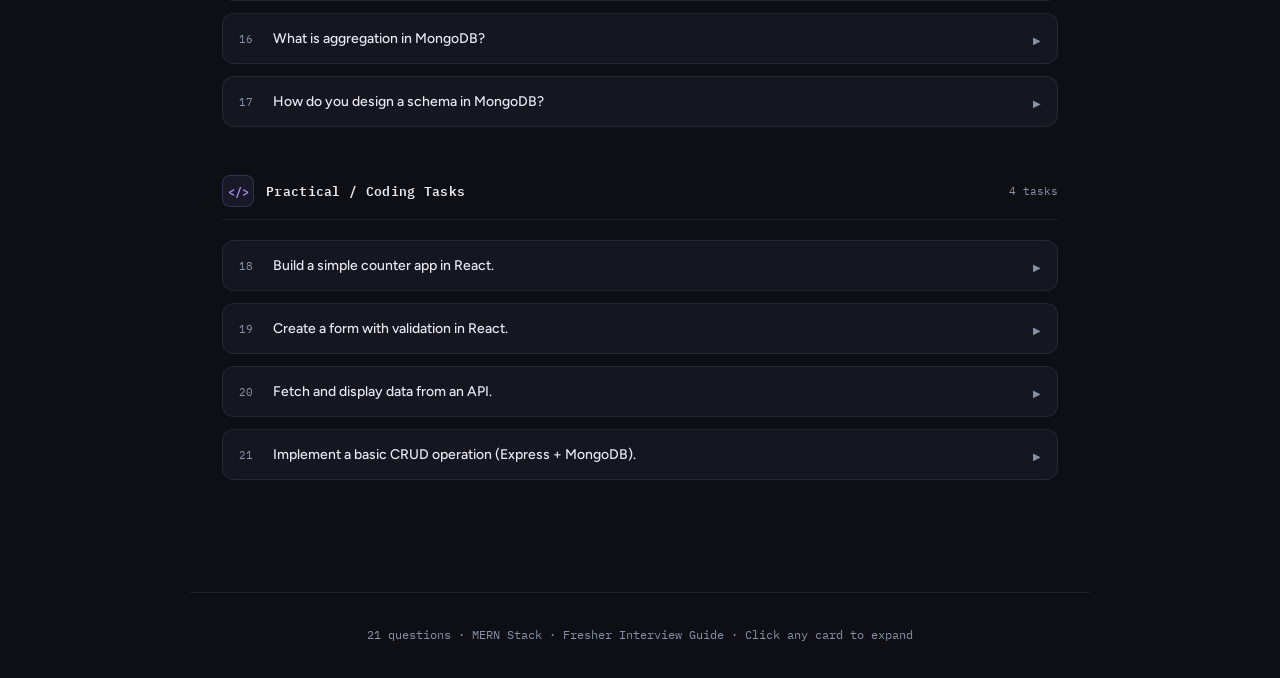
<file: interview.html>
<!DOCTYPE html>
<html lang="en">
<head>
<meta charset="UTF-8">
<meta name="viewport" content="width=device-width, initial-scale=1.0">
<title>MERN Interview Answer Guide</title>
<link href="https://fonts.googleapis.com/css2?family=IBM+Plex+Mono:wght@400;600&family=Lora:wght@400;600&family=Figtree:wght@400;500;600&display=swap" rel="stylesheet">
<link rel="stylesheet" href="style.css">
</head>
<body>

<div class="header">
  <p class="header-label">Interview Prep · MERN Stack · Fresher</p>
  <h1>Best <span>Answers</span> Guide</h1>
  <p>21 questions across 5 topic areas — click any question to reveal the ideal interview answer.</p>
  <div class="badges">
    <span class="badge badge-react">React</span>
    <span class="badge badge-js">JavaScript</span>
    <span class="badge badge-node">Node.js & Express</span>
    <span class="badge badge-mongo">MongoDB</span>
    <span class="badge badge-practical">Practical Tasks</span>
  </div>
</div>

<div class="main">

  <!-- ===== REACT ===== -->
  <div class="section">
    <div class="section-heading">
      <div class="section-icon react">R</div>
      <span class="section-title">React — Frontend</span>
      <span class="section-count">5 questions</span>
    </div>

    <!-- Q1 -->
    <div class="q-card" onclick="toggle(this)">
      <div class="q-header">
        <span class="q-num">01</span>
        <span class="q-text">What is the difference between functional and class components?</span>
        <span class="q-chevron">▶</span>
      </div>
      <div class="q-body">
        <p class="answer-label">Best Answer</p>
        <p class="answer-text"><strong>Class components</strong> are ES6 classes that extend <code>React.Component</code>. They have lifecycle methods like <code>componentDidMount</code> and manage state through <code>this.state</code>. <strong>Functional components</strong> are plain JavaScript functions that return JSX. Before React 16.8, they were stateless — but with Hooks, they can now handle state and side effects too.</p>
        <p class="answer-text">Today, <strong>functional components are the preferred approach</strong> because they're simpler, easier to test, and avoid confusing <code>this</code> binding issues.</p>
        <pre><span class="cmt">// Class component</span>
<span class="kw">class</span> <span class="fn">Counter</span> <span class="kw">extends</span> React.Component {
  state = { count: <span class="num">0</span> };
  render() { <span class="kw">return</span> &lt;p&gt;{this.state.count}&lt;/p&gt;; }
}

<span class="cmt">// Functional component (modern)</span>
<span class="kw">const</span> <span class="fn">Counter</span> = () =&gt; {
  <span class="kw">const</span> [count, setCount] = useState(<span class="num">0</span>);
  <span class="kw">return</span> &lt;p&gt;{count}&lt;/p&gt;;
};</pre>
        <div class="tip-box"><strong>💡 Tip:</strong> Mention that hooks like <code>useState</code> and <code>useEffect</code> replaced most class lifecycle methods, making functional components the standard.</div>
      </div>
    </div>

    <!-- Q2 -->
    <div class="q-card" onclick="toggle(this)">
      <div class="q-header">
        <span class="q-num">02</span>
        <span class="q-text">What are React Hooks? Explain useState and useEffect.</span>
        <span class="q-chevron">▶</span>
      </div>
      <div class="q-body">
        <p class="answer-label">Best Answer</p>
        <p class="answer-text"><strong>Hooks</strong> are functions that let functional components "hook into" React features like state and lifecycle. They were introduced in React 16.8 to solve problems like complex class hierarchies and hard-to-reuse stateful logic.</p>
        <p class="answer-text"><code>useState</code> adds local state to a functional component. It returns the current value and a setter function. <code>useEffect</code> handles side effects — things like fetching data, subscriptions, or DOM manipulation — replacing lifecycle methods like <code>componentDidMount</code> and <code>componentDidUpdate</code>.</p>
        <pre><span class="kw">const</span> <span class="fn">Example</span> = () =&gt; {
  <span class="kw">const</span> [data, setData] = <span class="fn">useState</span>(<span class="kw">null</span>);

  <span class="fn">useEffect</span>(() =&gt; {
    <span class="cmt">// Runs after render. [] = run once on mount</span>
    fetch(<span class="str">'/api/data'</span>)
      .then(r =&gt; r.json())
      .then(setData);
  }, []); <span class="cmt">// dependency array</span>

  <span class="kw">return</span> &lt;div&gt;{data?.name}&lt;/div&gt;;
};</pre>
        <div class="tip-box"><strong>💡 Tip:</strong> The dependency array is key — empty <code>[]</code> = run once, <code>[value]</code> = run when value changes, no array = run every render.</div>
      </div>
    </div>

    <!-- Q3 -->
    <div class="q-card" onclick="toggle(this)">
      <div class="q-header">
        <span class="q-num">03</span>
        <span class="q-text">What is a Higher Order Component (HOC)?</span>
        <span class="q-chevron">▶</span>
      </div>
      <div class="q-body">
        <p class="answer-label">Best Answer</p>
        <p class="answer-text">A <strong>Higher Order Component</strong> is a function that takes a component and returns a new enhanced component. It's a pattern for reusing component logic — similar to higher-order functions in JavaScript.</p>
        <p class="answer-text">Common use cases: authentication checks, loading states, logging, or injecting props.</p>
        <pre><span class="kw">const</span> <span class="fn">withAuth</span> = (WrappedComponent) =&gt; {
  <span class="kw">return</span> (props) =&gt; {
    <span class="kw">if</span> (!isLoggedIn) <span class="kw">return</span> &lt;Redirect to=<span class="str">"/login"</span> /&gt;;
    <span class="kw">return</span> &lt;WrappedComponent {...props} /&gt;;
  };
};

<span class="kw">const</span> ProtectedDashboard = <span class="fn">withAuth</span>(Dashboard);</pre>
        <div class="tip-box"><strong>💡 Tip:</strong> You can mention that React Hooks (like custom hooks) are now often preferred over HOCs for reusing logic, but HOCs are still widely used in older codebases.</div>
      </div>
    </div>

    <!-- Q4 -->
    <div class="q-card" onclick="toggle(this)">
      <div class="q-header">
        <span class="q-num">04</span>
        <span class="q-text">How does React Fiber work?</span>
        <span class="q-chevron">▶</span>
      </div>
      <div class="q-body">
        <p class="answer-label">Best Answer</p>
        <p class="answer-text"><strong>React Fiber</strong> is the internal reconciliation engine introduced in React 16. The old engine processed the component tree synchronously in one pass — if it took too long, it would block the browser, causing dropped frames.</p>
        <p class="answer-text">Fiber breaks rendering into small units of work that can be <strong>paused, resumed, and prioritized</strong>. This enables features like concurrent rendering, Suspense, and time-slicing — where React can interrupt low-priority updates to handle urgent ones (like user input) first.</p>
        <div class="tip-box"><strong>💡 Tip:</strong> For a fresher, just understanding that Fiber = incremental rendering = better performance/UX is impressive enough. You don't need to know the internal linked-list structure.</div>
      </div>
    </div>

    <!-- Q5 -->
    <div class="q-card" onclick="toggle(this)">
      <div class="q-header">
        <span class="q-num">05</span>
        <span class="q-text">How do you optimize performance in React apps?</span>
        <span class="q-chevron">▶</span>
      </div>
      <div class="q-body">
        <p class="answer-label">Best Answer</p>
        <p class="answer-text">There are several key techniques:</p>
        <p class="answer-text">
          <strong>1. React.memo</strong> — prevents re-renders if props haven't changed.<br>
          <strong>2. useMemo / useCallback</strong> — memoize expensive calculations and functions.<br>
          <strong>3. Code splitting</strong> — use <code>React.lazy</code> + <code>Suspense</code> to load components only when needed.<br>
          <strong>4. Avoid anonymous functions in JSX</strong> — they recreate on every render.<br>
          <strong>5. Virtualization</strong> — use libraries like <code>react-window</code> for long lists.<br>
          <strong>6. Key prop</strong> — always use stable, unique keys in lists so React can diff efficiently.
        </p>
        <div class="tip-box"><strong>💡 Tip:</strong> Don't just list these — say "I'd first profile the app using React DevTools Profiler to identify actual bottlenecks before optimizing." This shows you think pragmatically.</div>
      </div>
    </div>
  </div>

  <!-- ===== JAVASCRIPT ===== -->
  <div class="section">
    <div class="section-heading">
      <div class="section-icon js">JS</div>
      <span class="section-title">JavaScript</span>
      <span class="section-count">4 questions</span>
    </div>

    <!-- Q6 -->
    <div class="q-card" onclick="toggle(this)">
      <div class="q-header">
        <span class="q-num">06</span>
        <span class="q-text">Difference between var, let, and const.</span>
        <span class="q-chevron">▶</span>
      </div>
      <div class="q-body">
        <p class="answer-label">Best Answer</p>
        <div class="compare-grid">
          <div class="compare-cell">
            <p class="cell-title" style="color:#ef4444;">var</p>
            <ul>
              <li>Function-scoped</li>
              <li>Hoisted and initialized to <code>undefined</code></li>
              <li>Can be re-declared</li>
              <li>Avoid in modern code</li>
            </ul>
          </div>
          <div class="compare-cell">
            <p class="cell-title" style="color:#60a5fa;">let</p>
            <ul>
              <li>Block-scoped <code>{ }</code></li>
              <li>Hoisted but NOT initialized (TDZ)</li>
              <li>Cannot be re-declared</li>
              <li>Use for mutable values</li>
            </ul>
          </div>
        </div>
        <div class="compare-cell" style="margin:10px 0;">
          <p class="cell-title" style="color:#34d399;">const</p>
          <ul>
            <li>Block-scoped like <code>let</code></li>
            <li>Must be initialized at declaration</li>
            <li>Cannot be reassigned (but object contents can change)</li>
            <li>Prefer for most declarations</li>
          </ul>
        </div>
        <div class="tip-box"><strong>💡 Tip:</strong> Good rule of thumb — use <code>const</code> by default, <code>let</code> when you need to reassign, and never use <code>var</code>.</div>
      </div>
    </div>

    <!-- Q7 -->
    <div class="q-card" onclick="toggle(this)">
      <div class="q-header">
        <span class="q-num">07</span>
        <span class="q-text">What is a closure?</span>
        <span class="q-chevron">▶</span>
      </div>
      <div class="q-body">
        <p class="answer-label">Best Answer</p>
        <p class="answer-text">A <strong>closure</strong> is when an inner function retains access to variables from its outer function's scope, even after the outer function has finished executing. This is a natural result of how JavaScript's lexical scoping works.</p>
        <pre><span class="kw">function</span> <span class="fn">makeCounter</span>() {
  <span class="kw">let</span> count = <span class="num">0</span>; <span class="cmt">// outer variable</span>
  <span class="kw">return</span> <span class="kw">function</span>() {
    count++; <span class="cmt">// inner function "closes over" count</span>
    <span class="kw">return</span> count;
  };
}

<span class="kw">const</span> counter = <span class="fn">makeCounter</span>();
<span class="fn">counter</span>(); <span class="cmt">// 1</span>
<span class="fn">counter</span>(); <span class="cmt">// 2  (count persists!)</span></pre>
        <div class="tip-box"><strong>💡 Tip:</strong> Real-world uses: data privacy, memoization, event handlers, factory functions. React's <code>useState</code> internally uses closures.</div>
      </div>
    </div>

    <!-- Q8 -->
    <div class="q-card" onclick="toggle(this)">
      <div class="q-header">
        <span class="q-num">08</span>
        <span class="q-text">Explain promises and async/await.</span>
        <span class="q-chevron">▶</span>
      </div>
      <div class="q-body">
        <p class="answer-label">Best Answer</p>
        <p class="answer-text">A <strong>Promise</strong> is an object representing the eventual result of an async operation. It has three states: <strong>pending</strong>, <strong>fulfilled</strong>, or <strong>rejected</strong>. We chain <code>.then()</code> for success and <code>.catch()</code> for errors.</p>
        <p class="answer-text"><strong>async/await</strong> is syntactic sugar over promises — it lets you write async code that looks synchronous, making it much easier to read and debug.</p>
        <pre><span class="cmt">// Promise way</span>
<span class="fn">fetch</span>(<span class="str">'/api/user'</span>)
  .then(res =&gt; res.<span class="fn">json</span>())
  .then(data =&gt; console.<span class="fn">log</span>(data))
  .catch(err =&gt; console.<span class="fn">error</span>(err));

<span class="cmt">// async/await way (cleaner)</span>
<span class="kw">async function</span> <span class="fn">getUser</span>() {
  <span class="kw">try</span> {
    <span class="kw">const</span> res = <span class="kw">await</span> <span class="fn">fetch</span>(<span class="str">'/api/user'</span>);
    <span class="kw">const</span> data = <span class="kw">await</span> res.<span class="fn">json</span>();
    console.<span class="fn">log</span>(data);
  } <span class="kw">catch</span> (err) {
    console.<span class="fn">error</span>(err);
  }
}</pre>
        <div class="tip-box"><strong>💡 Tip:</strong> Always wrap <code>await</code> in <code>try/catch</code> to handle rejections. For parallel requests, use <code>Promise.all()</code> — it's faster than awaiting sequentially.</div>
      </div>
    </div>

    <!-- Q9 -->
    <div class="q-card" onclick="toggle(this)">
      <div class="q-header">
        <span class="q-num">09</span>
        <span class="q-text">What is event bubbling and event.preventDefault()?</span>
        <span class="q-chevron">▶</span>
      </div>
      <div class="q-body">
        <p class="answer-label">Best Answer</p>
        <p class="answer-text"><strong>Event bubbling</strong> means when an event fires on a child element, it also "bubbles up" through all its parent elements, triggering their handlers too. For example, clicking a button inside a div will also fire the div's click handler.</p>
        <p class="answer-text">You can stop this with <code>event.stopPropagation()</code>. <code>event.preventDefault()</code> is different — it prevents the browser's default behavior (like a form submitting and reloading the page, or a link navigating away), but the event still bubbles.</p>
        <pre><span class="cmt">// Prevent form page-reload</span>
form.<span class="fn">addEventListener</span>(<span class="str">'submit'</span>, (e) =&gt; {
  e.<span class="fn">preventDefault</span>(); <span class="cmt">// stops default behavior</span>
  <span class="fn">handleSubmit</span>();
});

<span class="cmt">// Stop click from bubbling to parent</span>
button.<span class="fn">addEventListener</span>(<span class="str">'click'</span>, (e) =&gt; {
  e.<span class="fn">stopPropagation</span>(); <span class="cmt">// stops bubbling</span>
});</pre>
        <div class="tip-box"><strong>💡 Tip:</strong> They're often confused. Simple way to remember — <code>preventDefault()</code> stops the browser, <code>stopPropagation()</code> stops other JS handlers from firing.</div>
      </div>
    </div>
  </div>

  <!-- ===== NODE / EXPRESS ===== -->
  <div class="section">
    <div class="section-heading">
      <div class="section-icon node">N</div>
      <span class="section-title">Node.js & Express — Backend</span>
      <span class="section-count">4 questions</span>
    </div>

    <!-- Q10 -->
    <div class="q-card" onclick="toggle(this)">
      <div class="q-header">
        <span class="q-num">10</span>
        <span class="q-text">What is middleware in Express.js?</span>
        <span class="q-chevron">▶</span>
      </div>
      <div class="q-body">
        <p class="answer-label">Best Answer</p>
        <p class="answer-text"><strong>Middleware</strong> is a function that runs between a request arriving at the server and a response being sent. It has access to <code>req</code>, <code>res</code>, and <code>next()</code>. Calling <code>next()</code> passes control to the next middleware in the chain.</p>
        <p class="answer-text">Common uses: logging, authentication, parsing request bodies, handling errors, CORS.</p>
        <pre><span class="cmt">// Custom auth middleware</span>
<span class="kw">const</span> <span class="fn">authMiddleware</span> = (req, res, next) =&gt; {
  <span class="kw">const</span> token = req.headers.authorization;
  <span class="kw">if</span> (!token) <span class="kw">return</span> res.<span class="fn">status</span>(<span class="num">401</span>).<span class="fn">json</span>({ error: <span class="str">'Unauthorized'</span> });
  req.user = <span class="fn">verifyToken</span>(token);
  <span class="fn">next</span>(); <span class="cmt">// pass to next handler</span>
};

app.<span class="fn">get</span>(<span class="str">'/dashboard'</span>, authMiddleware, <span class="fn">dashboardHandler</span>);</pre>
        <div class="tip-box"><strong>💡 Tip:</strong> Think of middleware as an assembly line — each function can inspect, modify, or reject the request before it reaches the final route handler.</div>
      </div>
    </div>

    <!-- Q11 -->
    <div class="q-card" onclick="toggle(this)">
      <div class="q-header">
        <span class="q-num">11</span>
        <span class="q-text">How does the request-response cycle work in Express?</span>
        <span class="q-chevron">▶</span>
      </div>
      <div class="q-body">
        <p class="answer-label">Best Answer</p>
        <p class="answer-text">When a client sends an HTTP request, Express receives it and passes it through a chain of middleware functions in order. Each middleware can process the request, add data to it, or send a response back. If a middleware calls <code>next()</code>, control passes to the next one. The cycle ends when a route handler sends a response using <code>res.send()</code>, <code>res.json()</code>, or similar.</p>
        <pre>Client Request
  → Global middleware (logger, body-parser, cors)
  → Route-specific middleware (auth)
  → Route handler (business logic, DB calls)
  → Response sent to client</pre>
        <div class="tip-box"><strong>💡 Tip:</strong> If no middleware sends a response, the request "hangs." Always make sure every code path either calls <code>next()</code> or sends a response.</div>
      </div>
    </div>

    <!-- Q12 -->
    <div class="q-card" onclick="toggle(this)">
      <div class="q-header">
        <span class="q-num">12</span>
        <span class="q-text">What is a REST API?</span>
        <span class="q-chevron">▶</span>
      </div>
      <div class="q-body">
        <p class="answer-label">Best Answer</p>
        <p class="answer-text"><strong>REST (Representational State Transfer)</strong> is an architectural style for designing APIs. A REST API uses standard HTTP methods and URLs to represent and interact with resources.</p>
        <div class="compare-cell" style="margin:10px 0;">
          <ul style="list-style:none; padding:0;">
            <li style="padding:4px 0; font-size:13px; color:#c8ccd8;"><code style="color:#60a5fa;">GET</code> &nbsp;&nbsp;&nbsp; /users → fetch all users</li>
            <li style="padding:4px 0; font-size:13px; color:#c8ccd8;"><code style="color:#34d399;">POST</code> &nbsp;&nbsp; /users → create a user</li>
            <li style="padding:4px 0; font-size:13px; color:#c8ccd8;"><code style="color:#fbbf24;">PUT</code> &nbsp;&nbsp;&nbsp; /users/:id → update a user</li>
            <li style="padding:4px 0; font-size:13px; color:#c8ccd8;"><code style="color:#f87171;">DELETE</code> /users/:id → delete a user</li>
          </ul>
        </div>
        <p class="answer-text">REST APIs are <strong>stateless</strong> — each request is self-contained and doesn't depend on previous ones. The server never stores session state between requests.</p>
        <div class="tip-box"><strong>💡 Tip:</strong> Key REST principles: stateless, uniform interface, client-server separation, and resource-based URLs (nouns, not verbs — <code>/users</code> not <code>/getUsers</code>).</div>
      </div>
    </div>

    <!-- Q13 -->
    <div class="q-card" onclick="toggle(this)">
      <div class="q-header">
        <span class="q-num">13</span>
        <span class="q-text">Difference between synchronous and asynchronous operations.</span>
        <span class="q-chevron">▶</span>
      </div>
      <div class="q-body">
        <p class="answer-label">Best Answer</p>
        <p class="answer-text"><strong>Synchronous</strong> operations run one at a time, in order — each line waits for the previous to finish before executing. If one operation takes long, everything else is blocked.</p>
        <p class="answer-text"><strong>Asynchronous</strong> operations don't block execution. Node.js is single-threaded, so async is essential — operations like reading files or querying a database are handed off to the event loop, freeing the thread to handle other requests while waiting.</p>
        <pre><span class="cmt">// Sync — blocks execution</span>
<span class="kw">const</span> data = fs.<span class="fn">readFileSync</span>(<span class="str">'file.txt'</span>);

<span class="cmt">// Async — non-blocking</span>
<span class="kw">const</span> data = <span class="kw">await</span> fs.promises.<span class="fn">readFile</span>(<span class="str">'file.txt'</span>);</pre>
        <div class="tip-box"><strong>💡 Tip:</strong> In Node.js, always prefer async I/O. Sync operations in a server block the entire event loop — one slow operation can delay all users' requests.</div>
      </div>
    </div>
  </div>

  <!-- ===== MONGODB ===== -->
  <div class="section">
    <div class="section-heading">
      <div class="section-icon mongo">M</div>
      <span class="section-title">MongoDB — Database</span>
      <span class="section-count">4 questions</span>
    </div>

    <!-- Q14 -->
    <div class="q-card" onclick="toggle(this)">
      <div class="q-header">
        <span class="q-num">14</span>
        <span class="q-text">What is MongoDB?</span>
        <span class="q-chevron">▶</span>
      </div>
      <div class="q-body">
        <p class="answer-label">Best Answer</p>
        <p class="answer-text"><strong>MongoDB</strong> is a NoSQL document database that stores data as flexible JSON-like documents (BSON format) instead of rows and columns. Each document is a self-contained unit that can have nested objects and arrays.</p>
        <p class="answer-text">It's schema-flexible — documents in the same collection don't need the same structure. This makes it well-suited for applications with evolving data shapes, like user profiles, product catalogs, or real-time apps.</p>
        <pre><span class="cmt">// A MongoDB document</span>
{
  _id: ObjectId(<span class="str">"..."</span>),
  name: <span class="str">"Alice"</span>,
  email: <span class="str">"alice@example.com"</span>,
  orders: [{ item: <span class="str">"book"</span>, qty: <span class="num">2</span> }]  <span class="cmt">// nested!</span>
}</pre>
        <div class="tip-box"><strong>💡 Tip:</strong> Mention that MongoDB is part of the MERN stack because it pairs naturally with JavaScript — data is stored and queried as JSON, eliminating the object-relational mismatch.</div>
      </div>
    </div>

    <!-- Q15 -->
    <div class="q-card" onclick="toggle(this)">
      <div class="q-header">
        <span class="q-num">15</span>
        <span class="q-text">Difference between SQL and NoSQL databases.</span>
        <span class="q-chevron">▶</span>
      </div>
      <div class="q-body">
        <p class="answer-label">Best Answer</p>
        <div class="compare-grid">
          <div class="compare-cell">
            <p class="cell-title" style="color:#60a5fa;">SQL</p>
            <ul>
              <li>Tables with fixed schema</li>
              <li>Rigid structure (rows/columns)</li>
              <li>Supports JOINs across tables</li>
              <li>ACID transactions</li>
              <li>MySQL, PostgreSQL</li>
            </ul>
          </div>
          <div class="compare-cell">
            <p class="cell-title" style="color:#4db33d;">NoSQL</p>
            <ul>
              <li>Documents, key-value, graphs</li>
              <li>Flexible, schema-less</li>
              <li>Data embedded in documents</li>
              <li>Scales horizontally</li>
              <li>MongoDB, Redis, Cassandra</li>
            </ul>
          </div>
        </div>
        <div class="tip-box"><strong>💡 Tip:</strong> Neither is "better" — SQL is great for relational data with complex queries; NoSQL shines for flexible, high-volume, rapidly evolving data. Show you understand the trade-offs.</div>
      </div>
    </div>

    <!-- Q16 -->
    <div class="q-card" onclick="toggle(this)">
      <div class="q-header">
        <span class="q-num">16</span>
        <span class="q-text">What is aggregation in MongoDB?</span>
        <span class="q-chevron">▶</span>
      </div>
      <div class="q-body">
        <p class="answer-label">Best Answer</p>
        <p class="answer-text"><strong>Aggregation</strong> is MongoDB's way to process and transform documents using a <strong>pipeline</strong> — a series of stages where the output of one stage becomes the input of the next. It's similar to SQL's <code>GROUP BY</code>, <code>JOIN</code>, and <code>HAVING</code> combined.</p>
        <pre><span class="cmt">// Count orders per user, only show top 5</span>
db.orders.<span class="fn">aggregate</span>([
  { $match: { status: <span class="str">"completed"</span> } },  <span class="cmt">// filter</span>
  { $group: { _id: <span class="str">"$userId"</span>, total: { $sum: <span class="num">1</span> } } }, <span class="cmt">// group</span>
  { $sort: { total: <span class="num">-1</span> } },  <span class="cmt">// sort descending</span>
  { $limit: <span class="num">5</span> }  <span class="cmt">// take top 5</span>
]);</pre>
        <div class="tip-box"><strong>💡 Tip:</strong> Common stages to know: <code>$match</code> (filter), <code>$group</code> (aggregate), <code>$project</code> (select fields), <code>$sort</code>, <code>$limit</code>, <code>$lookup</code> (join).</div>
      </div>
    </div>

    <!-- Q17 -->
    <div class="q-card" onclick="toggle(this)">
      <div class="q-header">
        <span class="q-num">17</span>
        <span class="q-text">How do you design a schema in MongoDB?</span>
        <span class="q-chevron">▶</span>
      </div>
      <div class="q-body">
        <p class="answer-label">Best Answer</p>
        <p class="answer-text">MongoDB is schema-less by nature, but in practice we define structure using <strong>Mongoose schemas</strong> in Node.js. The key design decision is <strong>embedding vs. referencing</strong>:</p>
        <p class="answer-text"><strong>Embed</strong> when data is always accessed together and the nested data is small (e.g., a user's address inside the user document). <strong>Reference</strong> (like a foreign key) when data is large, shared across documents, or updated independently (e.g., orders referencing a product by ID).</p>
        <pre><span class="cmt">// Mongoose schema with Mongoose</span>
<span class="kw">const</span> userSchema = <span class="kw">new</span> Schema({
  name: { type: String, required: <span class="kw">true</span> },
  email: { type: String, unique: <span class="kw">true</span> },
  age: { type: Number, min: <span class="num">0</span> },
  createdAt: { type: Date, default: Date.now }
});</pre>
        <div class="tip-box"><strong>💡 Tip:</strong> Design schema based on query patterns, not just data relationships. How you'll read the data should drive how you structure it.</div>
      </div>
    </div>
  </div>

  <!-- ===== PRACTICAL ===== -->
  <div class="section">
    <div class="section-heading">
      <div class="section-icon practical">&lt;/&gt;</div>
      <span class="section-title">Practical / Coding Tasks</span>
      <span class="section-count">4 tasks</span>
    </div>

    <!-- Q18 -->
    <div class="q-card" onclick="toggle(this)">
      <div class="q-header">
        <span class="q-num">18</span>
        <span class="q-text">Build a simple counter app in React.</span>
        <span class="q-chevron">▶</span>
      </div>
      <div class="q-body">
        <p class="answer-label">Clean Solution</p>
        <pre><span class="kw">import</span> { useState } <span class="kw">from</span> <span class="str">'react'</span>;

<span class="kw">export default function</span> <span class="fn">Counter</span>() {
  <span class="kw">const</span> [count, setCount] = <span class="fn">useState</span>(<span class="num">0</span>);

  <span class="kw">return</span> (
    &lt;div&gt;
      &lt;h2&gt;Count: {count}&lt;/h2&gt;
      &lt;button onClick={() =&gt; <span class="fn">setCount</span>(c =&gt; c + <span class="num">1</span>)}&gt;+&lt;/button&gt;
      &lt;button onClick={() =&gt; <span class="fn">setCount</span>(c =&gt; c - <span class="num">1</span>)}&gt;−&lt;/button&gt;
      &lt;button onClick={() =&gt; <span class="fn">setCount</span>(<span class="num">0</span>)}&gt;Reset&lt;/button&gt;
    &lt;/div&gt;
  );
}</pre>
        <div class="tip-box"><strong>💡 Tip:</strong> Use the functional updater form <code>c => c + 1</code> instead of <code>count + 1</code> — it's safer when state updates are batched (shows you understand React's async state).</div>
      </div>
    </div>

    <!-- Q19 -->
    <div class="q-card" onclick="toggle(this)">
      <div class="q-header">
        <span class="q-num">19</span>
        <span class="q-text">Create a form with validation in React.</span>
        <span class="q-chevron">▶</span>
      </div>
      <div class="q-body">
        <p class="answer-label">Clean Solution</p>
        <pre><span class="kw">function</span> <span class="fn">LoginForm</span>() {
  <span class="kw">const</span> [form, setForm] = <span class="fn">useState</span>({ email: <span class="str">''</span>, password: <span class="str">''</span> });
  <span class="kw">const</span> [errors, setErrors] = <span class="fn">useState</span>({});

  <span class="kw">const</span> <span class="fn">validate</span> = () =&gt; {
    <span class="kw">const</span> e = {};
    <span class="kw">if</span> (!form.email.includes(<span class="str">'@'</span>)) e.email = <span class="str">'Invalid email'</span>;
    <span class="kw">if</span> (form.password.length &lt; <span class="num">6</span>) e.password = <span class="str">'Min 6 characters'</span>;
    <span class="kw">return</span> e;
  };

  <span class="kw">const</span> <span class="fn">handleSubmit</span> = (e) =&gt; {
    e.<span class="fn">preventDefault</span>();
    <span class="kw">const</span> errs = <span class="fn">validate</span>();
    <span class="kw">if</span> (Object.<span class="fn">keys</span>(errs).length) { <span class="fn">setErrors</span>(errs); <span class="kw">return</span>; }
    console.<span class="fn">log</span>(<span class="str">'Submitted'</span>, form);
  };

  <span class="kw">return</span> (
    &lt;form onSubmit={handleSubmit}&gt;
      &lt;input value={form.email}
        onChange={e =&gt; <span class="fn">setForm</span>({...form, email: e.target.value})} /&gt;
      {errors.email &amp;&amp; &lt;p&gt;{errors.email}&lt;/p&gt;}
      &lt;button type=<span class="str">"submit"</span>&gt;Login&lt;/button&gt;
    &lt;/form&gt;
  );
}</pre>
        <div class="tip-box"><strong>💡 Tip:</strong> For production, mention libraries like <strong>React Hook Form</strong> or <strong>Formik</strong> with <strong>Yup</strong> for complex validation — shows real-world awareness.</div>
      </div>
    </div>

    <!-- Q20 -->
    <div class="q-card" onclick="toggle(this)">
      <div class="q-header">
        <span class="q-num">20</span>
        <span class="q-text">Fetch and display data from an API.</span>
        <span class="q-chevron">▶</span>
      </div>
      <div class="q-body">
        <p class="answer-label">Clean Solution</p>
        <pre><span class="kw">function</span> <span class="fn">UserList</span>() {
  <span class="kw">const</span> [users, setUsers] = <span class="fn">useState</span>([]);
  <span class="kw">const</span> [loading, setLoading] = <span class="fn">useState</span>(<span class="kw">true</span>);
  <span class="kw">const</span> [error, setError] = <span class="fn">useState</span>(<span class="kw">null</span>);

  <span class="fn">useEffect</span>(() =&gt; {
    <span class="fn">fetch</span>(<span class="str">'https://jsonplaceholder.typicode.com/users'</span>)
      .then(r =&gt; { <span class="kw">if</span> (!r.ok) <span class="kw">throw new</span> Error(<span class="str">'Failed'</span>); <span class="kw">return</span> r.<span class="fn">json</span>(); })
      .then(setUsers)
      .catch(setError)
      .finally(() =&gt; <span class="fn">setLoading</span>(<span class="kw">false</span>));
  }, []);

  <span class="kw">if</span> (loading) <span class="kw">return</span> &lt;p&gt;Loading...&lt;/p&gt;;
  <span class="kw">if</span> (error) <span class="kw">return</span> &lt;p&gt;Error: {error.message}&lt;/p&gt;;
  <span class="kw">return</span> &lt;ul&gt;{users.map(u =&gt; &lt;li key={u.id}&gt;{u.name}&lt;/li&gt;)}&lt;/ul&gt;;
}</pre>
        <div class="tip-box"><strong>💡 Tip:</strong> Always handle all three states: loading, error, and success. Interviewers watch for this. Also add <code>!r.ok</code> check — <code>fetch</code> doesn't throw on 4xx/5xx errors.</div>
      </div>
    </div>

    <!-- Q21 -->
    <div class="q-card" onclick="toggle(this)">
      <div class="q-header">
        <span class="q-num">21</span>
        <span class="q-text">Implement a basic CRUD operation (Express + MongoDB).</span>
        <span class="q-chevron">▶</span>
      </div>
      <div class="q-body">
        <p class="answer-label">Clean Solution</p>
        <pre><span class="cmt">// Express CRUD routes for a User resource</span>
<span class="kw">const</span> router = express.<span class="fn">Router</span>();

<span class="cmt">// CREATE</span>
router.<span class="fn">post</span>(<span class="str">'/'</span>, <span class="kw">async</span> (req, res) =&gt; {
  <span class="kw">const</span> user = <span class="kw">await</span> User.<span class="fn">create</span>(req.body);
  res.<span class="fn">status</span>(<span class="num">201</span>).<span class="fn">json</span>(user);
});

<span class="cmt">// READ ALL</span>
router.<span class="fn">get</span>(<span class="str">'/'</span>, <span class="kw">async</span> (req, res) =&gt; {
  <span class="kw">const</span> users = <span class="kw">await</span> User.<span class="fn">find</span>();
  res.<span class="fn">json</span>(users);
});

<span class="cmt">// UPDATE</span>
router.<span class="fn">put</span>(<span class="str">'/:id'</span>, <span class="kw">async</span> (req, res) =&gt; {
  <span class="kw">const</span> user = <span class="kw">await</span> User.<span class="fn">findByIdAndUpdate</span>(req.params.id, req.body, { new: <span class="kw">true</span> });
  res.<span class="fn">json</span>(user);
});

<span class="cmt">// DELETE</span>
router.<span class="fn">delete</span>(<span class="str">'/:id'</span>, <span class="kw">async</span> (req, res) =&gt; {
  <span class="kw">await</span> User.<span class="fn">findByIdAndDelete</span>(req.params.id);
  res.<span class="fn">status</span>(<span class="num">204</span>).<span class="fn">send</span>();
});</pre>
        <div class="tip-box"><strong>💡 Tip:</strong> Wrap each handler in <code>try/catch</code> and return appropriate HTTP status codes: 201 for created, 204 for deleted, 404 for not found. This shows production thinking.</div>
      </div>
    </div>
  </div>

</div>

<div class="footer">
  21 questions · MERN Stack · Fresher Interview Guide · Click any card to expand
</div>

<script>
  function toggle(card) {
    card.classList.toggle('open');
  }
</script>
</body>
</html>
</file>
<file: style.css>
*, *::before, *::after { box-sizing: border-box; margin: 0; padding: 0; }

  :root {
    --bg: #0d0f14;
    --surface: #141720;
    --surface2: #1c2030;
    --border: rgba(255,255,255,0.07);
    --border2: rgba(255,255,255,0.12);
    --text: #e8eaf0;
    --muted: #8891a8;
    --react: #61dafb;
    --react-bg: rgba(97,218,251,0.08);
    --react-border: rgba(97,218,251,0.2);
    --js: #f7df1e;
    --js-bg: rgba(247,223,30,0.08);
    --js-border: rgba(247,223,30,0.2);
    --node: #68a063;
    --node-bg: rgba(104,160,99,0.08);
    --node-border: rgba(104,160,99,0.2);
    --mongo: #4db33d;
    --mongo-bg: rgba(77,179,61,0.08);
    --mongo-border: rgba(77,179,61,0.2);
    --practical: #a78bfa;
    --practical-bg: rgba(167,139,250,0.08);
    --practical-border: rgba(167,139,250,0.2);
    --tip: rgba(251,191,36,0.1);
    --tip-border: rgba(251,191,36,0.3);
    --tip-text: #fbbf24;
  }

  body {
    background: var(--bg);
    color: var(--text);
    font-family: 'Figtree', sans-serif;
    font-size: 15px;
    line-height: 1.7;
    min-height: 100vh;
  }

  /* HEADER */
  .header {
    padding: 3rem 2rem 2rem;
    max-width: 900px;
    margin: 0 auto;
    border-bottom: 0.5px solid var(--border);
    margin-bottom: 2.5rem;
  }
  .header-label {
    font-family: 'IBM Plex Mono', monospace;
    font-size: 11px;
    letter-spacing: 2px;
    text-transform: uppercase;
    color: var(--muted);
    margin-bottom: 12px;
  }
  .header h1 {
    font-family: 'Lora', serif;
    font-size: 36px;
    font-weight: 600;
    color: var(--text);
    line-height: 1.2;
    margin-bottom: 10px;
  }
  .header h1 span { color: var(--react); }
  .header p {
    color: var(--muted);
    font-size: 14px;
    max-width: 560px;
  }
  .badges {
    display: flex;
    gap: 8px;
    flex-wrap: wrap;
    margin-top: 16px;
  }
  .badge {
    font-family: 'IBM Plex Mono', monospace;
    font-size: 11px;
    padding: 3px 10px;
    border-radius: 100px;
    border: 0.5px solid;
  }
  .badge-react { color: var(--react); border-color: var(--react-border); background: var(--react-bg); }
  .badge-js { color: var(--js); border-color: var(--js-border); background: var(--js-bg); }
  .badge-node { color: var(--node); border-color: var(--node-border); background: var(--node-bg); }
  .badge-mongo { color: var(--mongo); border-color: var(--mongo-border); background: var(--mongo-bg); }
  .badge-practical { color: var(--practical); border-color: var(--practical-border); background: var(--practical-bg); }

  /* MAIN */
  .main {
    max-width: 900px;
    margin: 0 auto;
    padding: 0 2rem 4rem;
  }

  /* SECTION */
  .section {
    margin-bottom: 3rem;
  }
  .section-heading {
    display: flex;
    align-items: center;
    gap: 12px;
    margin-bottom: 1.25rem;
    padding-bottom: 12px;
    border-bottom: 0.5px solid var(--border);
  }
  .section-icon {
    font-family: 'IBM Plex Mono', monospace;
    font-size: 12px;
    font-weight: 600;
    width: 32px;
    height: 32px;
    border-radius: 8px;
    display: flex;
    align-items: center;
    justify-content: center;
    flex-shrink: 0;
  }
  .section-icon.react { background: var(--react-bg); color: var(--react); border: 0.5px solid var(--react-border); }
  .section-icon.js { background: var(--js-bg); color: var(--js); border: 0.5px solid var(--js-border); }
  .section-icon.node { background: var(--node-bg); color: var(--node); border: 0.5px solid var(--node-border); }
  .section-icon.mongo { background: var(--mongo-bg); color: var(--mongo); border: 0.5px solid var(--mongo-border); }
  .section-icon.practical { background: var(--practical-bg); color: var(--practical); border: 0.5px solid var(--practical-border); }
  .section-title {
    font-family: 'IBM Plex Mono', monospace;
    font-size: 13px;
    font-weight: 600;
    color: var(--text);
    letter-spacing: 0.3px;
  }
  .section-count {
    font-family: 'IBM Plex Mono', monospace;
    font-size: 11px;
    color: var(--muted);
    margin-left: auto;
  }

  /* Q CARDS */
  .q-card {
    background: var(--surface);
    border: 0.5px solid var(--border);
    border-radius: 12px;
    margin-bottom: 12px;
    overflow: hidden;
    transition: border-color 0.2s;
  }
  .q-card:hover { border-color: var(--border2); }
  .q-card.open { border-color: var(--border2); }

  .q-header {
    display: flex;
    align-items: flex-start;
    gap: 12px;
    padding: 14px 16px;
    cursor: pointer;
  }
  .q-num {
    font-family: 'IBM Plex Mono', monospace;
    font-size: 11px;
    color: var(--muted);
    min-width: 22px;
    margin-top: 2px;
    flex-shrink: 0;
  }
  .q-text {
    font-size: 14px;
    font-weight: 500;
    color: var(--text);
    flex: 1;
    line-height: 1.5;
  }
  .q-chevron {
    font-size: 10px;
    color: var(--muted);
    transition: transform 0.25s;
    flex-shrink: 0;
    margin-top: 4px;
  }
  .q-card.open .q-chevron { transform: rotate(90deg); }

  .q-body {
    display: none;
    padding: 0 16px 16px 50px;
    border-top: 0.5px solid var(--border);
    padding-top: 14px;
  }
  .q-card.open .q-body { display: block; }

  .answer-label {
    font-family: 'IBM Plex Mono', monospace;
    font-size: 10px;
    letter-spacing: 1.5px;
    text-transform: uppercase;
    color: var(--muted);
    margin-bottom: 8px;
  }
  .answer-text {
    font-size: 14px;
    color: #c8ccd8;
    line-height: 1.75;
    margin-bottom: 12px;
  }
  .answer-text strong { color: var(--text); font-weight: 600; }

  code {
    font-family: 'IBM Plex Mono', monospace;
    font-size: 12px;
    background: var(--surface2);
    border: 0.5px solid var(--border2);
    padding: 1px 6px;
    border-radius: 4px;
    color: #a5b4fc;
  }

  pre {
    font-family: 'IBM Plex Mono', monospace;
    font-size: 12px;
    background: var(--surface2);
    border: 0.5px solid var(--border);
    border-radius: 8px;
    padding: 14px 16px;
    overflow-x: auto;
    line-height: 1.6;
    color: #a5b4fc;
    margin: 10px 0;
  }
  pre .kw { color: #f472b6; }
  pre .fn { color: #60a5fa; }
  pre .str { color: #34d399; }
  pre .cmt { color: #6b7280; font-style: italic; }
  pre .num { color: #fb923c; }

  .tip-box {
    background: var(--tip);
    border: 0.5px solid var(--tip-border);
    border-radius: 8px;
    padding: 10px 14px;
    margin-top: 12px;
    font-size: 13px;
    color: var(--tip-text);
  }
  .tip-box strong { color: var(--tip-text); }

  .compare-grid {
    display: grid;
    grid-template-columns: 1fr 1fr;
    gap: 10px;
    margin: 10px 0;
  }
  .compare-cell {
    background: var(--surface2);
    border: 0.5px solid var(--border);
    border-radius: 8px;
    padding: 10px 12px;
  }
  .compare-cell .cell-title {
    font-family: 'IBM Plex Mono', monospace;
    font-size: 11px;
    font-weight: 600;
    margin-bottom: 6px;
  }
  .compare-cell ul {
    padding-left: 14px;
    font-size: 12.5px;
    color: #9ca3af;
    line-height: 1.7;
  }

  /* FOOTER */
  .footer {
    text-align: center;
    padding: 2rem;
    border-top: 0.5px solid var(--border);
    font-size: 12px;
    color: var(--muted);
    font-family: 'IBM Plex Mono', monospace;
    max-width: 900px;
    margin: 0 auto;
  }
</file>
